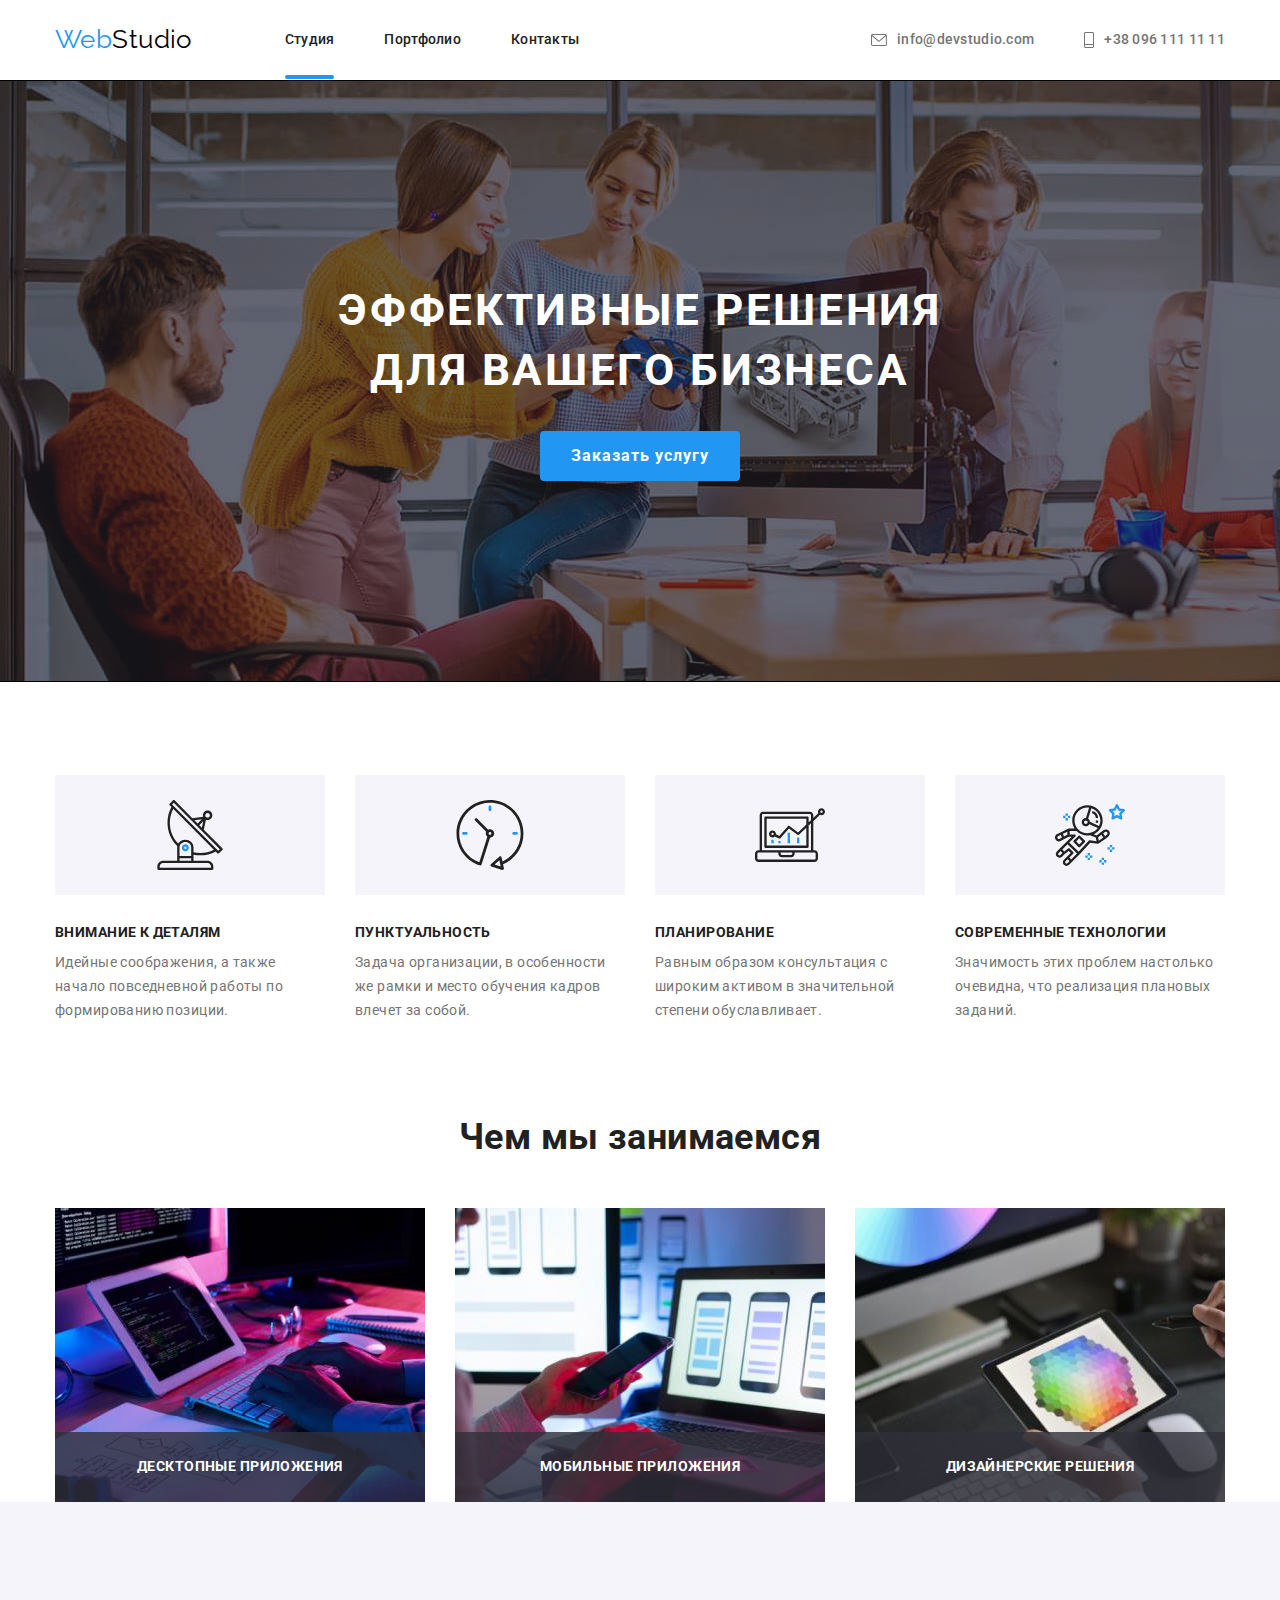
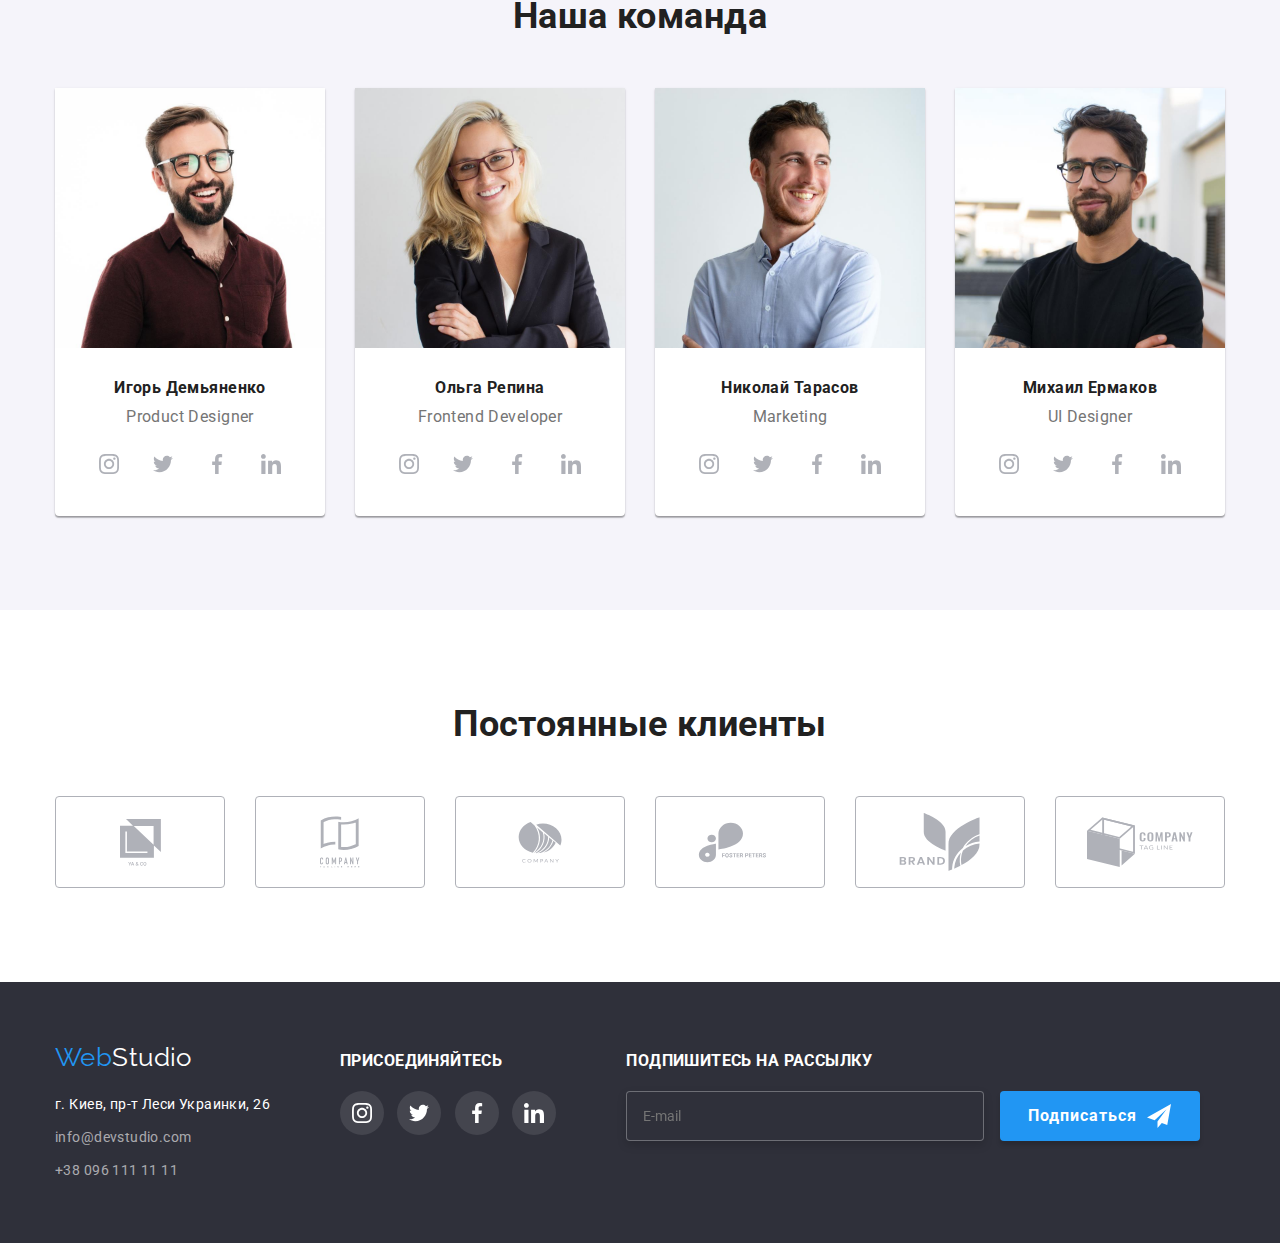
<file: index.html>
<!DOCTYPE html>
<html lang="ru">
	<head>
		<meta charset="UTF-8" />
		<meta http-equiv="X-UA-Compatible" content="IE=edge" />
		<meta name="viewport" content="width=device-width, initial-scale=1.0" />
		<title>Студия</title>
		<link
			rel="stylesheet"
			href="https://cdnjs.cloudflare.com/ajax/libs/modern-normalize/1.1.0/modern-normalize.min.css"
		/>
		<link
			rel="stylesheet"
			href="./css/main.min.css"
		/>
		<link rel="preconnect" href="https://fonts.googleapis.com" />
		<link rel="preconnect" href="https://fonts.gstatic.com" crossorigin />
		<link
			href="https://fonts.googleapis.com/css2?family=Raleway:wght@700&family=Roboto:wght@400;500;700;900&display=swap"
			rel="stylesheet"
		/>
	</head>
	<body>
		<header class="header">
			<div class="container">
				<nav class="header__nav">
					<a class="link header__logo" href="WebStudio">Web<span class="header__logo--dark">Studio</span></a>
					<ul class="list header__nav-list">
						<li class="header__nav-item">
							<a class="link header__menu-link header__menu-link--current" href="">Студия</a>
						</li>
						<li class="header__nav-item">
							<a class="link header__menu-link" href="./portfolio.html">Портфолио</a>
						</li>
						<li class="header__nav-item">
							<a class="link header__menu-link" href="">Контакты</a>
						</li>
					</ul>

					<ul class="header__contacts">
						<li class="header__contacts-item">
							<a class="link header__contacts-link" href="mailto:info@devstudio.com"
								><svg class="header__contacts-icon" width="16" height="12">
									<use href="./images/icons.svg#icon-envelope"></use>
								</svg>
								info@devstudio.com
							</a>
						</li>
						<li class="header__contacts-item">
							<a class="link header__contacts-link" href="tel:+380961111111">
								<svg class="header__contacts-icon" width="10" height="16">
									<use href="./images/icons.svg#icon-Vector1"></use>
								</svg>
								+38 096 111 11 11
							</a>
						</li>
					</ul>
				</nav>
			</div>
		</header>

		<main>
			<section class="main-title">
				<div class="container container-hero">
					<h1 class="hero">
						Эффективные решения <br />
						для вашего бизнеса
					</h1>

					<button class="main-btn-studio" type="button" data-modal-open>Заказать услугу</button>
				</div>
				<div class="backdrop is-hidden" data-modal>
					<div class="modal form">
						<h3 class="modal-title"><span class="modal-title-text">Оставьте свои данные, мы вам перезвоним</span></h3>
						
							<button class="modal-btn" data-modal-close>
								<div class="modal-btn-symbol">
									<svg class="btn-symbol" width="11" height="11">
										<use href="./images/icons.svg#icon-Vector"></use>
									</svg>
								</div>
							</button>
						
						<form >
							<div class="" autocomplete="off">
								<label class="form-field" >
									<input class="input-form" type="text" name="name" placeholder=" ">
									<span class="form-lable">Имя</span>
									<span class="modal-icon">
										<svg width="18" height="18">
										<use href="./images/icons.svg#icon-person-black-18dp-1"></use>
										</svg>
									</span>
								</label>
								<label class="form-field" >
									<input class="input-form" type="tel" name="tel" placeholder=" ">
									<span class="form-lable">Телефон</span>
									<span class="modal-icon">
										<svg  width="18" height="18">
										<use href="./images/icons.svg#icon-phone-black-18dp-1"></use>
										</svg>
									</span>
								</label>
								<label class="form-field" >
									<input class="input-form" type="email" name="email" placeholder=" ">
									<span class="form-lable">Почта</span>
									<span class="modal-icon">
										<svg  width="18" height="18">
										<use href="./images/icons.svg#icon-email-black-18dp-1"></use>
										</svg>
									</span>
								</label>
								<textarea class="textarea" name="comment" rows="6" placeholder="Введите текст">Введите текст</textarea>
							</div>
							<label class="label-check">
							<input 
								class="accept-check" 
								type="checkbox" 
								name="accept" 
								value="accept">
								<span class="icon-check"></span>
								<span class="accept-check-text">Соглашаюсь с рассылкой и принимаю </span>
								
								</label>
								<a class="condition" href="">Условия договора</a> 
								
							<button class="send-btn" type="submit"> 
									<span class="sign">Отправить</span> 
							</button>
						</form>
					</div>
				</div>
			</section>

			<section class="section">
				<div class="container">
					<h2 class="title-studio visually-hidden">Наши особенности</h2>
					<ul class="main-features list">
						<li class="item-features">
							<div class="icon">
								<svg width="70" height="70">
									<use href="./images/icons.svg#icon-antenna-1"></use>
								</svg>
							</div>
							<h3 class="about-studio-title">Внимание к деталям</h3>
							<p class="text-studio-title">
								Идейные соображения, а также начало повседневной работы по формированию позиции.
							</p>
						</li>

						<li class="item-features">
							<div class="icon">
								<svg width="70" height="70">
									<use href="./images/icons.svg#icon-clock-1"></use>
								</svg>
							</div>
							<h3 class="about-studio-title">Пунктуальность</h3>
							<p class="text-studio-title">
								Задача организации, в особенности же рамки и место обучения кадров влечет за собой.
							</p>
						</li>

						<li class="item-features">
							<div class="icon">
								<svg width="70" height="70">
									<use href="./images/icons.svg#icon-diagram-1"></use>
								</svg>
							</div>
							<h3 class="about-studio-title">Планирование</h3>
							<p class="text-studio-title">
								Равным образом консультация с широким активом в значительной степени обуславливает.
							</p>
						</li>

						<li class="item-features">
							<div class="icon">
								<svg width="70" height="70">
									<use href="./images/icons.svg#icon-astronaut-1"></use>
								</svg>
							</div>
							<h3 class="about-studio-title">Современные технологии</h3>
							<p class="text-studio-title">
								Значимость этих проблем настолько очевидна, что реализация плановых заданий.
							</p>
						</li>
					</ul>
				</div>
			</section>

			<section class="section container-work">
				<div class="container">
					<h2 class="title-studio">Чем мы занимаемся</h2>
					<ul class="about-work list">
						<li class="item-work item-work-overlay">
							<img src="./images/about-work/img1.jpg" alt="печатает на клавиатуре" />
							<div class="item-work-textbox">
								<p class="item-work-textstyle">Десктопные приложения</p>
							</div>
						</li>
						<li class="item-work item-work-overlay">
							<img src="./images/about-work/img2.jpg" alt="синхронизирует телефон с ноутбуком" />
							<div class="item-work-textbox">
								<p class="item-work-textstyle">Мобильные приложения</p>
							</div>
						</li>
						<li class="item-work item-work-overlay">
							<img
								src="./images/about-work/img3.jpg"
								alt="выбирает из цветовой палитры на планшете"
							/>
							<div class="item-work-textbox">
								<p class="item-work-textstyle">Дизайнерские решения</p>
							</div>
						</li>
					</ul>
				</div>
			</section>

			<section class="section team-bg">
				<div class="container">
					<h2 class="title-studio">Наша команда</h2>
					<ul class="about-team list">
						<li class="item-team">
							<img src="./images/about-team/Igor.jpg" alt="Игорь Демьяненко" />
							<h3 class="about-studio-team">Игорь Демьяненко</h3>
							<p class="text-studio-team">
								<span lang="eu">Product Designer</span>
							</p>
							<ul class="social-icons-list">
								<li class="social-links-boxes">
									<a href="" class="social-links-item">
										<svg width="20" height="20">
											<use href="./images/icons.svg#icon-instagram-2"></use>
										</svg>
									</a>
								</li>
								<li class="social-links-boxes">
									<a href="" class="social-links-item">
										<svg width="20" height="20">
											<use href="./images/icons.svg#icon-twitter-1"></use>
										</svg>
									</a>
								</li>
								<li class="social-links-boxes">
									<a href="" class="social-links-item">
										<svg width="20" height="20">
											<use href="./images/icons.svg#icon-facebook-1"></use>
										</svg>
									</a>
								</li>
								<li class="social-links-boxes">
									<a href="" class="social-links-item">
										<svg width="20" height="20">
											<use href="./images/icons.svg#icon-linkedin-1"></use>
										</svg>
									</a>
								</li>
							</ul>
						</li>
						<li class="item-team">
							<img src="./images/about-team/Olga.jpg" alt="Ольга Репина" />
							<h3 class="about-studio-team">Ольга Репина</h3>
							<p class="text-studio-team">
								<span lang="eu">Frontend Developer</span>
							</p>
							<ul class="social-icons-list">
								<li class="social-links-boxes">
									<a href="" class="social-links-item">
										<svg width="20" height="20">
											<use href="./images/icons.svg#icon-instagram-2"></use>
										</svg>
									</a>
								</li>
								<li class="social-links-boxes">
									<a href="" class="social-links-item">
										<svg width="20" height="20">
											<use href="./images/icons.svg#icon-twitter-1"></use>
										</svg>
									</a>
								</li>
								<li class="social-links-boxes">
									<a href="" class="social-links-item">
										<svg width="20" height="20">
											<use href="./images/icons.svg#icon-facebook-1"></use>
										</svg>
									</a>
								</li>
								<li class="social-links-boxes">
									<a href="" class="social-links-item">
										<svg width="20" height="20">
											<use href="./images/icons.svg#icon-linkedin-1"></use>
										</svg>
									</a>
								</li>
							</ul>
						</li>
						<li class="item-team">
							<img src="./images/about-team/Nick.jpg" alt="Николай Тарасов" />
							<h3 class="about-studio-team">Николай Тарасов</h3>
							<p class="text-studio-team"><span lang="eu">Marketing</span></p>
							<ul class="social-icons-list">
								<li class="social-links-boxes">
									<a href="" class="social-links-item">
										<svg width="20" height="20">
											<use href="./images/icons.svg#icon-instagram-2"></use>
										</svg>
									</a>
								</li>
								<li class="social-links-boxes">
									<a href="" class="social-links-item">
										<svg width="20" height="20">
											<use href="./images/icons.svg#icon-twitter-1"></use>
										</svg>
									</a>
								</li>
								<li class="social-links-boxes">
									<a href="" class="social-links-item">
										<svg width="20" height="20">
											<use href="./images/icons.svg#icon-facebook-1"></use>
										</svg>
									</a>
								</li>
								<li class="social-links-boxes">
									<a href="" class="social-links-item">
										<svg width="20" height="20">
											<use href="./images/icons.svg#icon-linkedin-1"></use>
										</svg>
									</a>
								</li>
							</ul>
						</li>
						<li class="item-team">
							<img src="./images/about-team/Michal.jpg" alt="Михаил Ермаков" />
							<h3 class="about-studio-team">Михаил Ермаков</h3>
							<p class="text-studio-team"><span lang="eu">UI Designer</span></p>
							<ul class="social-icons-list">
								<li class="social-links-boxes">
									<a href="" class="social-links-item">
										<svg width="20" height="20">
											<use href="./images/icons.svg#icon-instagram-2"></use>
										</svg>
									</a>
								</li>
								<li class="social-links-boxes">
									<a href="" class="social-links-item">
										<svg width="20" height="20">
											<use href="./images/icons.svg#icon-twitter-1"></use>
										</svg>
									</a>
								</li>
								<li class="social-links-boxes">
									<a href="" class="social-links-item">
										<svg width="20" height="20">
											<use href="./images/icons.svg#icon-facebook-1"></use>
										</svg>
									</a>
								</li>
								<li class="social-links-boxes">
									<a href="" class="social-links-item">
										<svg width="20" height="20">
											<use href="./images/icons.svg#icon-linkedin-1"></use>
										</svg>
									</a>
								</li>
							</ul>
						</li>
					</ul>
				</div>
			</section>
			<section class="section">
				<div class="container">
					<h2 class="title-studio">Постоянные клиенты</h2>
					<ul class="clients-links">
						<li class="clients-links-var">
							<div class="clients-links-boxes">
								<a href="" class="client-links-item">
									<svg width="41" height="47">
										<use href="./images/icons.svg#icon-ya-co"></use>
									</svg>
								</a>
							</div>
						</li>
						<li class="clients-links-var">
							<div class="clients-links-boxes">
								<a href="" class="client-links-item">
									<svg width="40" height="52">
										<use href="./images/icons.svg#icon-tagline"></use>
									</svg>
								</a>
							</div>
						</li>
						<li class="clients-links-var">
							<div class="clients-links-boxes">
								<a href="" class="client-links-item">
									<svg width="44" height="42">
										<use href="./images/icons.svg#icon-company1"></use>
									</svg>
								</a>
							</div>
						</li>
						<li class="clients-links-var">
							<div class="clients-links-boxes">
								<a href="" class="client-links-item">
									<svg width="85" height="41">
										<use href="./images/icons.svg#icon-foster-peters"></use>
									</svg>
								</a>
							</div>
						</li>
						<li class="clients-links-var">
							<div class="clients-links-boxes">
								<a href="" class="client-links-item">
									<svg width="106" height="60">
										<use href="./images/icons.svg#icon-brand"></use>
									</svg>
								</a>
							</div>
						</li>
						<li class="clients-links-var">
							<div class="clients-links-boxes">
								<a href="" class="client-links-item">
									<svg width="106" height="60">
										<use href="./images/icons.svg#icon-company"></use>
									</svg>
								</a>
							</div>
						</li>
					</ul>
				</div>
			</section>
		</main>
		<footer class="footer">
			<div class="container">
				<div class="footer__title">
					<div>
						<a class="link footer__logo" href="WebStudio"
							>Web<span class="footer__logo--light">Studio</span></a
						>
						<address>
							<ul class="footer__contacts-list list">
								<li class="footer__contacts-item">
									<a
										class="link footer__maps--link"
										href="https://goo.gl/maps/ozJ8xRn2hbG9mrgs6"
										target="_blank"
										rel="noreferrer noopener"
									>
										г. Киев, пр-т Леси Украинки, 26
									</a>
								</li>
								<li class="footer__contacts-item">
									<a class="link footer__contacts--link" href="mailto:info@devstudio.com"
										>info@devstudio.com</a
									>
								</li>
								<li class="footer__contacts-item">
									<a class="link footer__contacts--link" href="tel:+380961111111">+38 096 111 11 11</a>
								</li>
							</ul>
						</address>
					</div>
					<div class="footer__social">
						<h3 class="footer__social-title">Присоединяйтесь</h3>
						<ul class="footer__social-list">
							<li class="social-links-boxes">
								<a href="" class="social-links-item-footer">
									<svg width="20" height="20">
										<use href="./images/icons.svg#icon-instagram-2"></use>
									</svg>
								</a>
							</li>
							<li class="social-links-boxes">
								<a href="" class="social-links-item-footer">
									<svg width="20" height="20">
										<use href="./images/icons.svg#icon-twitter-1"></use>
									</svg>
								</a>
							</li>
							<li class="social-links-boxes">
								<a href="" class="social-links-item-footer">
									<svg width="20" height="20">
										<use href="./images/icons.svg#icon-facebook-1"></use>
									</svg>
								</a>
							</li>
							<li class="social-links-boxes">
								<a href="" class="social-links-item-footer">
									<svg width="20" height="20">
										<use href="./images/icons.svg#icon-linkedin-1"></use>
									</svg>
								</a>
							</li>
						</ul>
						
					</div>
					<div class="footer__social">
						<h3 class="footer__social-title">Подпишитесь на рассылку</h3>
						<form class="footer__social-form">
							<label >
								<input class="footer__social-input--email" type="email" name="email" placeholder="E-mail">
							</label>
							<button class="footer__social-btn" type="button"> 
								<span class="footer__sign-box">
								<span class="footer__sign-text">Подписаться</span> 
								<svg class="footer__sign-icon" width="24" height="24">
										<use href="./images/icons.svg#icon-icon-send"></use>
								</svg>
								</span>
							</button>
						</form>
				</div>
			</div>
		</footer>
		<script src="./js/modal.js"></script>
	</body>
</html>
</file>
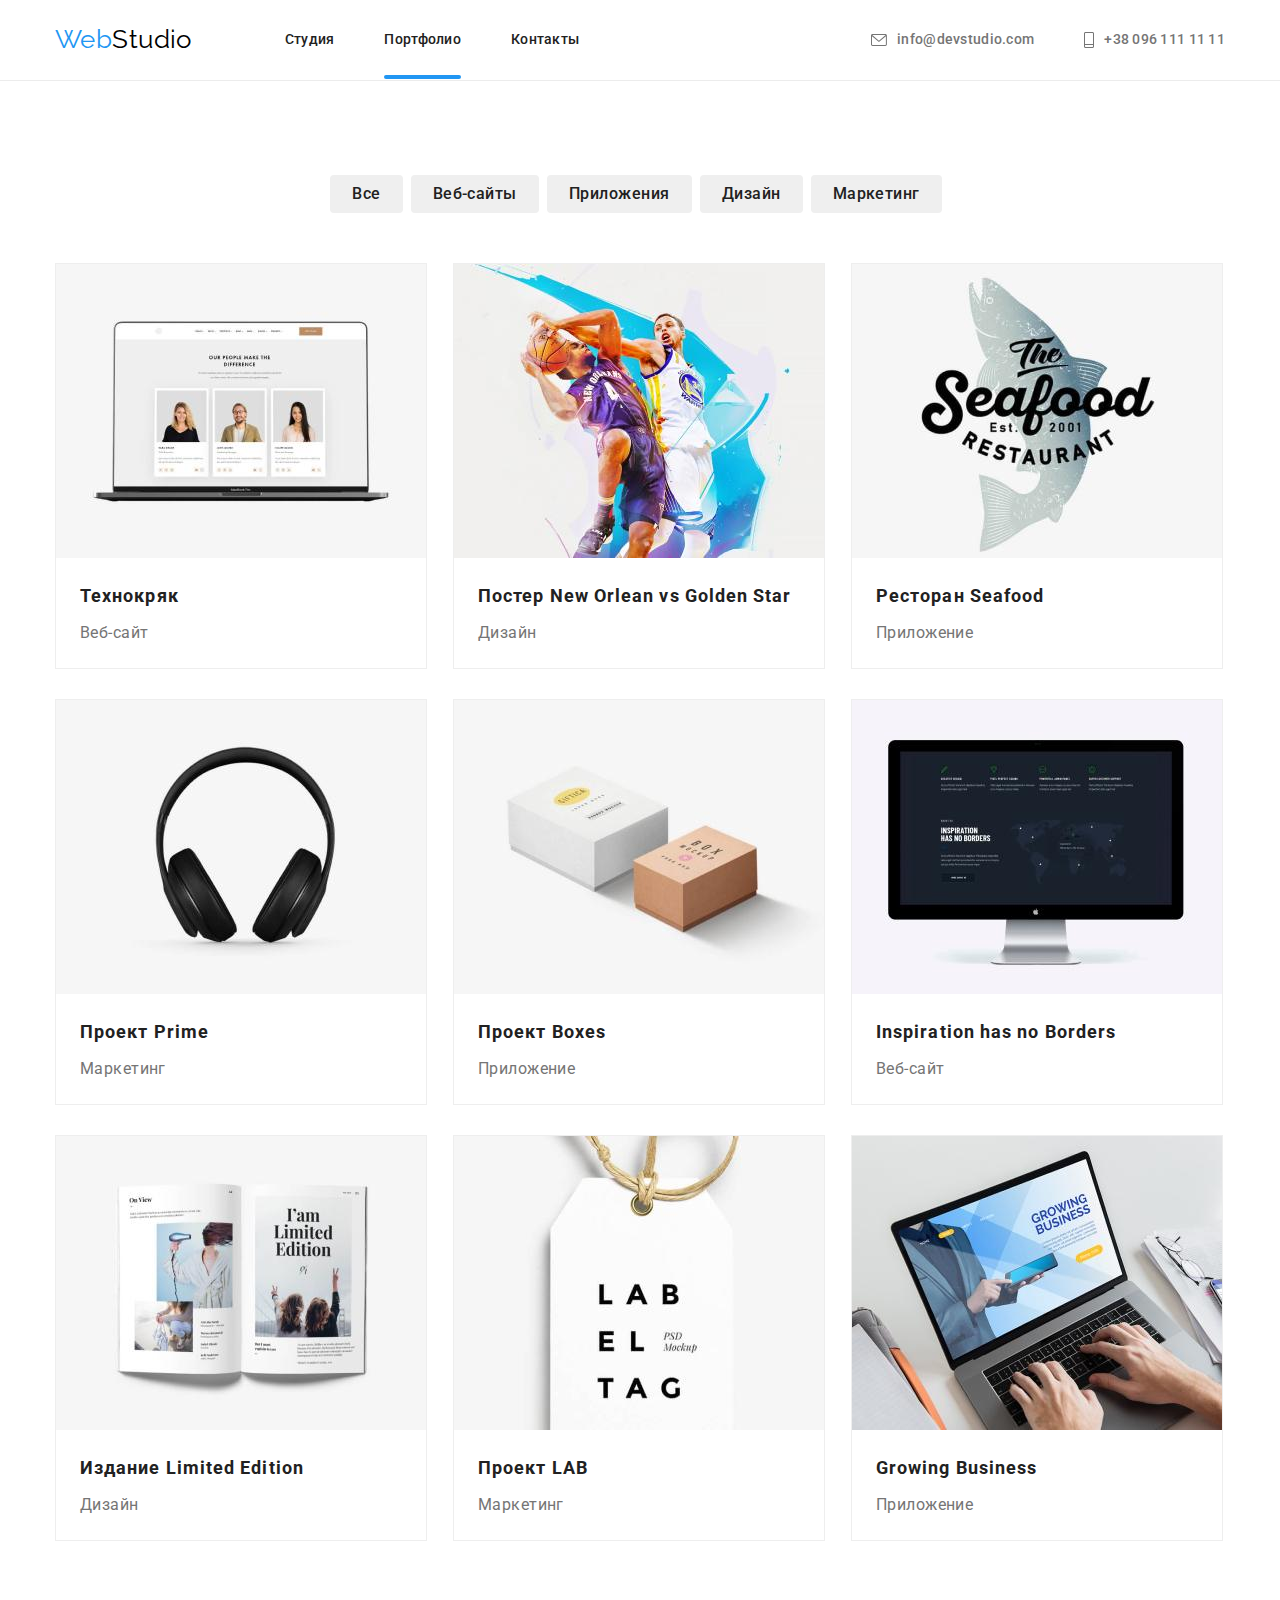
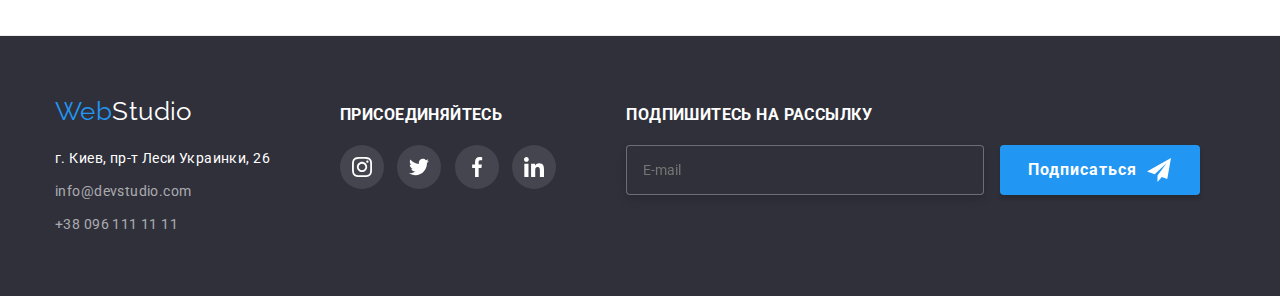
<file: portfolio.html>
<!DOCTYPE html>
<html lang="ru">
	<head>
		<meta charset="UTF-8" />
		<meta http-equiv="X-UA-Compatible" content="IE=edge" />
		<meta name="viewport" content="width=device-width, initial-scale=1.0" />
		<title>Портфолио</title>
		<link
			rel="stylesheet"
			href="https://cdnjs.cloudflare.com/ajax/libs/modern-normalize/1.1.0/modern-normalize.min.css"
		/>
		<link
			rel="stylesheet"
			href="./css/main.min.css"
		/>
		<link rel="preconnect" href="https://fonts.googleapis.com" />
		<link rel="preconnect" href="https://fonts.gstatic.com" crossorigin />
		<link
			href="https://fonts.googleapis.com/css2?family=Raleway:wght@700&family=Roboto:wght@400;500;700;900&display=swap"
			rel="stylesheet"
		/>
	</head>
	<body>
		<header class="header">
			<div class="container">
				<nav class="header__nav">
					<a class="link header__logo" href="WebStudio">Web<span class="header__logo--dark">Studio</span></a>
					<ul class="list header__nav-list">
						<li class="header__nav-item">
							<a class="link header__menu-link" href="./index.html">Студия</a>
						</li>
						<li class="header__nav-item">
							<a class="link header__menu-link header__menu-link--current" href="">Портфолио</a>
						</li>
						<li class="header__nav-item">
							<a class="link header__menu-link" href="">Контакты</a>
						</li>
					</ul>

					<ul class="header__contacts">
						<li class="header__contacts-item">
							<a class="link header__contacts-link" href="mailto:info@devstudio.com"
								><svg class="header__contacts-icon" width="16" height="12">
									<use href="./images/icons.svg#icon-envelope"></use>
								</svg>
								info@devstudio.com
							</a>
						</li>
						<li class="header__contacts-item">
							<a class="link header__contacts-link" href="tel:+380961111111">
								<svg class="header__contacts-icon" width="10" height="16">
									<use href="./images/icons.svg#icon-Vector1"></use>
								</svg>
								+38 096 111 11 11
							</a>
						</li>
					</ul>
				</nav>
			</div>
		</header>
		<main>
			<section class="section btn-style">
				<div class="container">
					<h1 hidden>Портфолио</h1>
					<ul class="list btn-filter-list">
						<li class="items-btn">
							<button class="btn-filter-items" type="button">Все</button>
						</li>
						<li class="items-btn">
							<button class="btn-filter-items" type="button">Веб-сайты</button>
						</li>
						<li class="items-btn">
							<button class="btn-filter-items" type="button">Приложения</button>
						</li>
						<li class="items-btn">
							<button class="btn-filter-items" type="button">Дизайн</button>
						</li>
						<li class="items-btn">
							<button class="btn-filter-items" type="button">Маркетинг</button>
						</li>
					</ul>
					<ul class="list projects">
						<li class="projects-items">
							<a class="link projects-items-textlink" href="">
								<div class="link-box">
									<img src="./images/about-filter/techno.jpg" alt="techno" />
									<p class="projects-items-text">
										Технокряк это современная площадка распространения коронавируса. Компании <br />
										используют эту платформу для цифрового шпионажа и атак на защищённые сервера
										конкурентов.
									</p>
								</div>
								<div>
									<h2 class="title-portfolio">Технокряк</h2>
									<p class="text-portfolio">Веб-сайт</p>
								</div>
							</a>
						</li>
						<li class="projects-items">
							<a class="link projects-items-textlink" href="">
								<div class="link-box">
									<img
										src="./images/about-filter/new-orlean-vs-golden-star.jpg"
										alt="new-orlean-vs-golden-star"
									/>
									<p class="projects-items-text">
										Lorem ipsum dolor sit amet consectetur adipisicing elit. Necessitatibus nesciunt
										ex quae dolore ipsum expedita inventore delectus! Totam, nisi nulla.
									</p>
								</div>
								<div>
									<h2 class="title-portfolio">
										Постер<span lang="eu"> New Orlean vs Golden Star</span>
									</h2>
									<p class="text-portfolio">Дизайн</p>
								</div>
							</a>
						</li>
						<li class="projects-items">
							<a class="link projects-items-textlink" href="">
								<div class="link-box">
									<img src="./images/about-filter/seafood.jpg" alt="seafood" />
									<p class="projects-items-text">
										Lorem ipsum dolor sit amet consectetur adipisicing elit. Necessitatibus nesciunt
										ex quae dolore ipsum expedita inventore delectus! Totam, nisi nulla.
									</p>
								</div>
								<div>
									<h2 class="title-portfolio">Ресторан<span lang="eu"> Seafood</span></h2>
									<p class="text-portfolio">Приложение</p>
								</div>
							</a>
						</li>
						<li class="projects-items">
							<a class="link projects-items-textlink" href="">
							<div class="link-box">
								<img src="./images/about-filter/Prime.jpg" alt="Prime" />
								<p class="projects-items-text">
										Lorem ipsum dolor sit amet consectetur adipisicing elit. Necessitatibus nesciunt
										ex quae dolore ipsum expedita inventore delectus! Totam, nisi nulla.
									</p>
								</div>
								<div>
								<h2 class="title-portfolio">Проект<span lang="eu"> Prime</span></h2>
								<p class="text-portfolio">Маркетинг</p>
								</div>
							</a>
						</li>
						<li class="projects-items">
							<a class="link projects-items-textlink" href="">
								<div class="link-box">
									<img src="./images/about-filter/Boxes.jpg" alt="Boxes" />
									<p class="projects-items-text">
											Lorem ipsum dolor sit amet consectetur adipisicing elit. Necessitatibus nesciunt
											ex quae dolore ipsum expedita inventore delectus! Totam, nisi nulla.
										</p>
									</div>
									<div>		
									<h2 class="title-portfolio">Проект<span lang="eu"> Boxes</span></h2>
									<p class="text-portfolio">Приложение</p>
								</div>
							</a>
						</li>
						<li class="projects-items">
							<a class="link projects-items-textlink" href="">
								<div class="link-box">
								<img
									src="./images/about-filter/inspiration-has-no-borders.jpg"
									alt="inspiration-has-no-borders"
								/>
								<p class="projects-items-text">
										Lorem ipsum dolor sit amet consectetur adipisicing elit. Necessitatibus nesciunt
										ex quae dolore ipsum expedita inventore delectus! Totam, nisi nulla.
									</p>
								</div>
								<div>
								<h2 class="title-portfolio">
									<span lang="eu">Inspiration has no Borders</span>
								</h2>
								<p class="text-portfolio">Веб-сайт</p>
								</div>	
							</a>
						</li>
						<li class="projects-items">
							<a class="link projects-items-textlink" href="">
							<div class="link-box">
								<img src="./images/about-filter/limited-edition.jpg" alt="limited-edition" />
								<p class="projects-items-text">
										Lorem ipsum dolor sit amet consectetur adipisicing elit. Necessitatibus nesciunt
										ex quae dolore ipsum expedita inventore delectus! Totam, nisi nulla.
									</p>
								</div>
								<div>	
								<h2 class="title-portfolio">Издание<span lang="eu"> Limited Edition</span></h2>
								<p class="text-portfolio">Дизайн</p>
								</div>
							</a>
						</li>
						<li class="projects-items">
							<a class="link projects-items-textlink" href="">
							<div class="link-box">
								<img src="./images/about-filter/lab.jpg" alt="lab" />
								<p class="projects-items-text">
										Lorem ipsum dolor sit amet consectetur adipisicing elit. Necessitatibus nesciunt
										ex quae dolore ipsum expedita inventore delectus! Totam, nisi nulla.
									</p>
								</div>
								<div>	
								<h2 class="title-portfolio">Проект <span lang="eu">LAB</span></h2>
								<p class="text-portfolio">Маркетинг</p>
								</div>
							</a>
						</li>
						<li class="projects-items">
							<a class="link projects-items-textlink" href="">
							<div class="link-box">
								<img src="./images/about-filter/growing-business.jpg" alt="growing-business" />
								<p class="projects-items-text">
										Lorem ipsum dolor sit amet consectetur adipisicing elit. Necessitatibus nesciunt
										ex quae dolore ipsum expedita inventore delectus! Totam, nisi nulla.
									</p>
								</div>
								<div>
								<h2 class="title-portfolio">
									<span lang="eu">Growing Business</span>
								</h2>
								<p class="text-portfolio">Приложение</p>
								</div>
							</a>
						</li>
					</ul>
				</div>
			</section>
		</main>
		<footer class="footer">
			<div class="container">
				<div class="footer__title">
					<div>
						<a class="link footer__logo" href="WebStudio"
							>Web<span class="footer__logo--light">Studio</span></a
						>
						<address>
							<ul class="footer__contacts-list list">
								<li class="footer__contacts-item">
									<a
										class="link footer__maps--link"
										href="https://goo.gl/maps/ozJ8xRn2hbG9mrgs6"
										target="_blank"
										rel="noreferrer noopener"
									>
										г. Киев, пр-т Леси Украинки, 26
									</a>
								</li>
								<li class="footer__contacts-item">
									<a class="link footer__contacts--link" href="mailto:info@devstudio.com"
										>info@devstudio.com</a
									>
								</li>
								<li class="footer__contacts-item">
									<a class="link footer__contacts--link" href="tel:+380961111111">+38 096 111 11 11</a>
								</li>
							</ul>
						</address>
					</div>
					<div class="footer__social">
						<h3 class="footer__social-title">Присоединяйтесь</h3>
						<ul class="footer__social-list">
							<li class="social-links-boxes">
								<a href="" class="social-links-item-footer">
									<svg width="20" height="20">
										<use href="./images/icons.svg#icon-instagram-2"></use>
									</svg>
								</a>
							</li>
							<li class="social-links-boxes">
								<a href="" class="social-links-item-footer">
									<svg width="20" height="20">
										<use href="./images/icons.svg#icon-twitter-1"></use>
									</svg>
								</a>
							</li>
							<li class="social-links-boxes">
								<a href="" class="social-links-item-footer">
									<svg width="20" height="20">
										<use href="./images/icons.svg#icon-facebook-1"></use>
									</svg>
								</a>
							</li>
							<li class="social-links-boxes">
								<a href="" class="social-links-item-footer">
									<svg width="20" height="20">
										<use href="./images/icons.svg#icon-linkedin-1"></use>
									</svg>
								</a>
							</li>
						</ul>
						
					</div>
					<div class="footer__social">
						<h3 class="footer__social-title">Подпишитесь на рассылку</h3>
						<form class="footer__social-form">
							<label >
								<input class="footer__social-input--email" type="email" name="email" placeholder="E-mail">
							</label>
							<button class="footer__social-btn" type="button"> 
								<span class="footer__sign-box">
								<span class="footer__sign-text">Подписаться</span> 
								<svg class="footer__sign-icon" width="24" height="24">
										<use href="./images/icons.svg#icon-icon-send"></use>
								</svg>
								</span>
							</button>
						</form>
				</div>
			</div>
		</footer>
	</body>
</html>
</file>
<file: css/main.min.css>
:root{--accent-color: #2196f3;--primary-text-color: #212121;--secondary-text-color: #757575;--header-accent-color: #000000;--dark-side-color: #ffffff;--primary-color: #e5e5e5}.list{list-style:none}.link{text-decoration:none;color:var(--accent-color)}.visually-hidden{position:absolute;white-space:nowrap;width:1px;height:1px;overflow:hidden;border:0;padding:0;clip:rect(0 0 0 0);clip-path:inset(50%);margin:-1px}P,h1,h2,h3,h4,h5,h6{margin:0}ul{margin:0;padding:0;list-style:none}a{text-decoration:none}button{cursor:pointer}body{font-family:Roboto, sans-serif;font-size:14px;letter-spacing:0.03em;color:var(--primary-text-color);background-color:var(--dark-side-color)}img{display:block;max-width:100%;height:auto}.container{width:1200px;margin-left:auto;margin-right:auto;padding-left:15px;padding-right:15px}.main-features,.about-work,.about-team{display:flex;justify-content:space-between}.main-features .item-features,.main-features .item-work,.main-features .item-team,.about-work .item-features,.about-work .item-work,.about-work .item-team,.about-team .item-features,.about-team .item-work,.about-team .item-team{margin-right:30px}.main-features .item-features:last-child,.main-features .item-work:last-child,.main-features .item-team:last-child,.about-work .item-features:last-child,.about-work .item-work:last-child,.about-work .item-team:last-child,.about-team .item-features:last-child,.about-team .item-work:last-child,.about-team .item-team:last-child{margin-right:0}.item-work-overlay{position:relative}.item-work-textbox{position:absolute;top:calc(100% - 70px);left:0;height:70px;width:100%;background-color:rgba(47,48,58,0.8)}.item-work-textstyle{padding-top:27px;font-weight:700;font-size:14px;line-height:1.14;text-align:center;letter-spacing:0.03em;text-transform:uppercase;color:var(--dark-side-color)}.icon{display:flex;width:270px;height:120px;justify-content:center;align-items:center;background:#f5f4fa;margin-bottom:30px}.form{padding-left:40px;padding-right:40px}.form-field{display:flex;align-items:center;justify-content:center;position:relative;margin-bottom:28px}.input-form{display:flex;justify-content:center;padding-left:42px;width:100%;height:40px;border:1px solid rgba(33,33,33,0.2);box-sizing:border-box;border-radius:4px}.input-form:focus{outline:0;border:1px solid var(--accent-color)}.input-form:focus+.form-lable{transform:translateY(-40px) translateX(-42px)}.input-form:not(:placeholder-shown)+.form-lable{transform:translateY(-40px) translateX(-42px)}.input-form:focus ~ .modal-icon{fill:var(--accent-color)}.form-lable{font-style:400;font-weight:400;font-size:12px;line-height:14px;letter-spacing:0.01em;color:var(--secondary-text-color);display:flex;position:absolute;top:20px;left:42px;transform:translateY(-5px) translateX(0px);transition:transform 250ms cubic-bezier(0.4, 0, 0.2, 1)}.modal-icon{display:flex;align-self:center;position:absolute;top:20px;left:15px;transform:translateY(-50%);transition:fill 250ms cubic-bezier(0.4, 0, 0.2, 1)}.textarea{width:100%;padding:12px 16px;margin-bottom:20px;color:rgba(117,117,117,0.5);border:1px solid rgba(33,33,33,0.2);border-radius:4px}.textarea:focus{outline:0;border:1px solid var(--accent-color)}.accept-check{margin-left:14px;-moz-appearance:none;-webkit-appearance:none;appearance:none}.accept-check:checked ~ .icon-check{background-image:url("../images/icon-check.svg");background-size:100%;background-origin:border-box;border:2px solid var(--accent-color);background-color:var(--accent-color)}.icon-check{display:inline-block;width:16px;height:15px;border:2px solid var(--primary-text-color);border-radius:2px}.accept-check-text{font-style:400;font-weight:400;line-height:1.71px;color:var(--secondary-text-color);margin-left:7px}.condition{font-style:400;font-weight:400;line-height:1.71px;color:var(--accent-color);text-decoration:underline var(--accent-color)}.send-btn{margin-top:30px;margin-left:165px;margin-right:163px;margin-bottom:40px;width:200px;height:50px;background:var(--accent-color);box-shadow:0px 4px 4px rgba(0,0,0,0.15);border-radius:4px;border:0}.modal{position:absolute;top:50%;left:50%;width:528px;height:581px;transform:translate(-50%, -50%);border-radius:4px;background-color:var(--dark-side-color)}.modal-title{font-style:400;font-weight:700;font-size:20px;line-height:23px;text-align:center;letter-spacing:0.03em;padding-top:40px;padding-left:41px;padding-right:39px;margin-bottom:30px}.modal-title-text{font-style:400;font-weight:700;font-size:20px;line-height:23px;text-align:center;letter-spacing:0.03em;color:var(--primary-text-color)}.modal-btn{position:absolute;top:10px;right:10px;height:30px;width:30px;background:var(--dark-side-color);border-radius:15px;border:1px solid rgba(0,0,0,0.1);box-sizing:border-box}.modal-btn:hover,.modal-btn:focus{border:1px solid var(--accent-color)}.modal-btn:hover .modal-btn-symbol{fill:var(--accent-color)}.modal-btn-symbol{display:flex;align-items:center;justify-content:center}.section{padding:94px 0}.social-links-boxes{display:inline-flex;width:44px;height:44px;margin-right:10px}.social-links-boxes:last-child{margin-right:0}.social-icons-list{display:flex;justify-content:center;margin-bottom:30px}.social-links-item{display:flex;width:100%;height:100%;align-items:center;justify-content:center;border-radius:50%;fill:#afb1b8;transition:fill 250ms cubic-bezier(0.4, 0, 0.2, 1),background-color 250ms cubic-bezier(0.4, 0, 0.2, 1)}.social-links-item:hover,.social-links-item:focus{fill:var(--dark-side-color);background-color:var(--accent-color);transition:fill 250ms cubic-bezier(0.4, 0, 0.2, 1),background-color 250ms cubic-bezier(0.4, 0, 0.2, 1)}.container-work{padding-top:0;padding-bottom:0}.title-studio{margin-bottom:50px;font-size:36px;line-height:1.16;text-align:center;color:var(--primary-text-color)}.text-studio-title{line-height:1.71;color:var(--secondary-text-color);text-align:start}.about-studio-title{margin-bottom:10px;font-size:14px;line-height:1.14;text-transform:uppercase;color:var(--primary-text-color)}.clients-links{display:flex;align-items:center;justify-content:center}.client-links-item{display:flex;align-items:center;justify-content:center;fill:#afb1b8;width:168px;height:90px;transition:fill 250ms cubic-bezier(0.4, 0, 0.2, 1)}.client-links-item:hover,.client-links-item:focus{fill:var(--accent-color);transition:fill 250ms cubic-bezier(0.4, 0, 0.2, 1)}.clients-links-var{display:flex;margin-right:30px;border:1px solid #afb1b8;border-radius:4px;transition:border 250ms cubic-bezier(0.4, 0, 0.2, 1)}.clients-links-var:focus,.clients-links-var:hover{border:1px solid var(--accent-color);transition:border 250ms cubic-bezier(0.4, 0, 0.2, 1)}.clients-links-var:last-child{margin-right:0}.footer{background-color:#2f303a;margin-left:auto;margin-right:auto;padding-top:60px;padding-bottom:60px}.footer__title{display:flex;color:var(--dark-side-color);align-items:baseline}.footer__logo{font-family:Raleway;font-size:26px;line-height:1.19;color:var(--accent-color);align-items:center;text-decoration:none}.footer__logo--light{font-size:26px;line-height:1.19;color:var(--dark-side-color)}.footer__contacts-list{padding-top:20px}.footer__contacts-list .footer__contacts-item{padding-bottom:9px}.footer__contacts-list .footer__contacts-item:last-child{padding-bottom:0}.footer__maps--link{font-family:Roboto;font-style:normal;font-weight:normal;line-height:1.71;color:var(--dark-side-color);transition:color 250ms cubic-bezier(0.4, 0, 0.2, 1)}.footer__maps--link:hover{color:var(--accent-color);transition:color 250ms cubic-bezier(0.4, 0, 0.2, 1)}.footer__contacts--link{font-family:Roboto;font-style:normal;font-weight:normal;line-height:1.71;color:rgba(255,255,255,0.6);transition:color 250ms cubic-bezier(0.4, 0, 0.2, 1)}.footer__contacts--link:hover{color:var(--accent-color);transition:color 250ms cubic-bezier(0.4, 0, 0.2, 1)}.footer__social{margin-left:70px;align-items:baseline}.footer__social-list{margin-top:20px}.footer__social-form{display:inline-block;margin-top:20px}.footer__social-title{display:flex;color:var(--dark-side-color);text-transform:uppercase}.social-links-item-footer{display:flex;width:100%;height:100%;align-items:center;justify-content:center;border-radius:50%;fill:var(--dark-side-color);background:rgba(255,255,255,0.1);transition:background-color 250ms cubic-bezier(0.4, 0, 0.2, 1)}.social-links-item-footer:hover,.social-links-item-footer:focus{fill:var(--dark-side-color);background-color:var(--accent-color);transition:background-color 250ms cubic-bezier(0.4, 0, 0.2, 1)}.footer__social-btn{margin-left:12px;width:200px;height:50px;background:var(--accent-color);box-shadow:0px 4px 4px rgba(0,0,0,0.15);border-radius:4px;border:0}.footer__social-input--email{width:358px;height:50px;padding-left:16px;border:1px solid rgba(255,255,255,0.3);box-sizing:border-box;filter:drop-shadow(0px 4px 4px rgba(0,0,0,0.15));outline:transparent;border-radius:4px;background:#2f303a;color:var(--dark-side-color)}.footer__sign-text{font-style:400;font-weight:700;font-size:16px;line-height:1.87;letter-spacing:0.06em;margin-right:10px;color:var(--dark-side-color)}.footer__sign-icon{align-self:center}.footer__sign-box{display:flex;justify-content:center}.header{border-bottom:1px solid #ececec}.header__nav{align-items:center;display:flex;justify-content:space-around}.header__nav-list{margin-left:93px}.header__nav-list,.header__contacts{display:inline-flex}.header__nav-list .header__nav-item,.header__nav-list .header__contacts-item,.header__contacts .header__nav-item,.header__contacts .header__contacts-item{margin-right:50px}.header__nav-list .header__nav-item:last-child,.header__nav-list .header__contacts-item:last-child,.header__contacts .header__nav-item:last-child,.header__contacts .header__contacts-item:last-child{margin-right:0px}.header__contacts{margin-left:auto}.header__contacts-item{display:inline-flex;align-items:center}.header__menu-link{font-weight:500;line-height:1.14;letter-spacing:0.02em;color:var(--primary-text-color);transition:color 250ms cubic-bezier(0.4, 0, 0.2, 1)}.header__menu-link:hover{color:var(--accent-color);transition:color 250ms cubic-bezier(0.4, 0, 0.2, 1)}.header__menu-link--current{position:relative}.header__menu-link--current::after{content:'';position:absolute;display:inline-block;top:calc(100% + 28px);left:0;height:4px;width:100%;border-radius:2px;background-color:var(--accent-color)}.header__contacts-icon{margin-right:10px;fill:currentColor;justify-content:center}.header__contacts-icon:hover,.header__contacts-icon:focus{fill:var(--accent-color);transition:fill 250ms cubic-bezier(0.4, 0, 0.2, 1)}.header__contacts-link{display:inline-flex;font-weight:500;align-items:center;line-height:1.14;letter-spacing:0.02em;color:var(--secondary-text-color);transition:color 250ms cubic-bezier(0.4, 0, 0.2, 1)}.header__contacts-link:hover{font-size:14px;line-height:1.14;letter-spacing:0.02em;color:var(--accent-color);transition:color 250ms cubic-bezier(0.4, 0, 0.2, 1)}.header__logo{padding-top:24px;padding-bottom:25px;padding-left:40;padding-right:auto;font-family:Raleway;font-size:26px;line-height:1.19;color:var(--accent-color)}.header__logo--dark{font-family:Raleway;font-size:26px;line-height:1.19;color:var(--header-accent-color)}.main-title{max-width:1600px;height:600px;margin-left:auto;margin-right:auto;outline:1px solid black;background-image:linear-gradient(to right, rgba(47,48,58,0.4), rgba(47,48,58,0.4)),url("../images/Img-hero.jpg");padding:200px 0}.hero{margin-top:0;margin-bottom:30px;font-weight:696px;font-size:44px;line-height:1.36;letter-spacing:0.06em;text-transform:uppercase;color:var(--dark-side-color)}.container-hero{text-align:center}.main-btn-studio{border-radius:4px;border:none;width:200px;height:50px;left:700px;top:430px;font-size:16px;font-weight:700;line-height:1.87;letter-spacing:0.06em;color:var(--dark-side-color);background:var(--accent-color)}.backdrop{z-index:1;position:fixed;top:0;left:0;width:100%;height:100%;background-color:rgba(0,0,0,0.2);opacity:1;transition:opacity 250ms cubic-bezier(0.4, 0, 0.2, 1)}.backdrop.is-hidden{opacity:0;pointer-events:none}.btn-filter-list{display:flex;justify-content:center;margin-bottom:50px}.btn-filter-list .items-btn{margin-right:8px}.btn-filter-list .items:last-child{margin-right:0}.btn-filter-items{letter-spacing:0.03em;font-size:16px;font-weight:500;line-height:1.63;text-align:center;color:var(--primary-text-color);border-radius:4px;border:none;padding:6px 22px}.btn-filter-items:hover,.btn-filter-items:focus{color:var(--dark-side-color);background:var(--accent-color);filter:drop-shadow(0px 4px 4px rgba(0,0,0,0.25));transition:color 250ms cubic-bezier(0.4, 0, 0.2, 1),filter 250ms cubic-bezier(0.4, 0, 0.2, 1)}.btn-style{border-bottom:1px solid #ececec}.items-btn{font-size:16px;line-height:1.62;letter-spacing:0.03em;color:var(--primary-text-color)}.projects{display:flex;flex-wrap:wrap}.projects-items{margin-right:26px;margin-bottom:30px;box-sizing:border-box;border:1px solid #eeeeee}.projects-items:nth-child(3n){margin-right:0}.projects-items:nth-last-child(-n+3){margin-bottom:0}.projects-items:hover{box-shadow:0px 1px 1px rgba(0,0,0,0.12),0px 4px 4px rgba(0,0,0,0.06),1px 4px 6px rgba(0,0,0,0.16);transition:box-shadow 250ms cubic-bezier(0.4, 0, 0.2, 1)}.title-portfolio{font-size:18px;line-height:2;letter-spacing:0.06em;color:var(--primary-text-color);padding-top:20px;padding-left:24px;padding-right:24px;margin-bottom:4px}.text-portfolio{font-size:16px;line-height:1.87;color:var(--secondary-text-color);padding-left:24px;padding-right:24px;margin-bottom:20px}.projects-items-text{display:flex;position:absolute;top:0;left:0;height:101%;width:100%;font-size:18px;line-height:1.56;letter-spacing:0.03em;color:var(--dark-side-color);background:rgba(33,150,243,0.9);padding:24px 63px;transition:transform 250ms cubic-bezier(0.4, 0, 0.2, 1);transform:translateY(100%)}.projects-items-textlink{display:block}.projects-items-textlink:hover .projects-items-text,.projects-items-textlink:focus .projects-items-text{transform:translateY(0)}.link-box{position:relative;width:370px;height:294px;overflow:hidden}.team-bg{background-color:#f5f4fa}.item-team{box-shadow:0px 1px 3px rgba(0,0,0,0.12),0px 1px 1px rgba(0,0,0,0.14),0px 2px 1px rgba(0,0,0,0.2);border-radius:0px 0px 4px 4px;background-color:var(--dark-side-color)}.text-studio-team{font-size:16px;line-height:1.19;text-align:center;color:var(--secondary-text-color);margin-bottom:16px}.about-studio-team{font-size:16px;line-height:1.19;text-align:center;color:var(--primary-text-color);margin-top:30px;margin-bottom:10px}
/*# sourceMappingURL=main.min.css.map */
</file>
